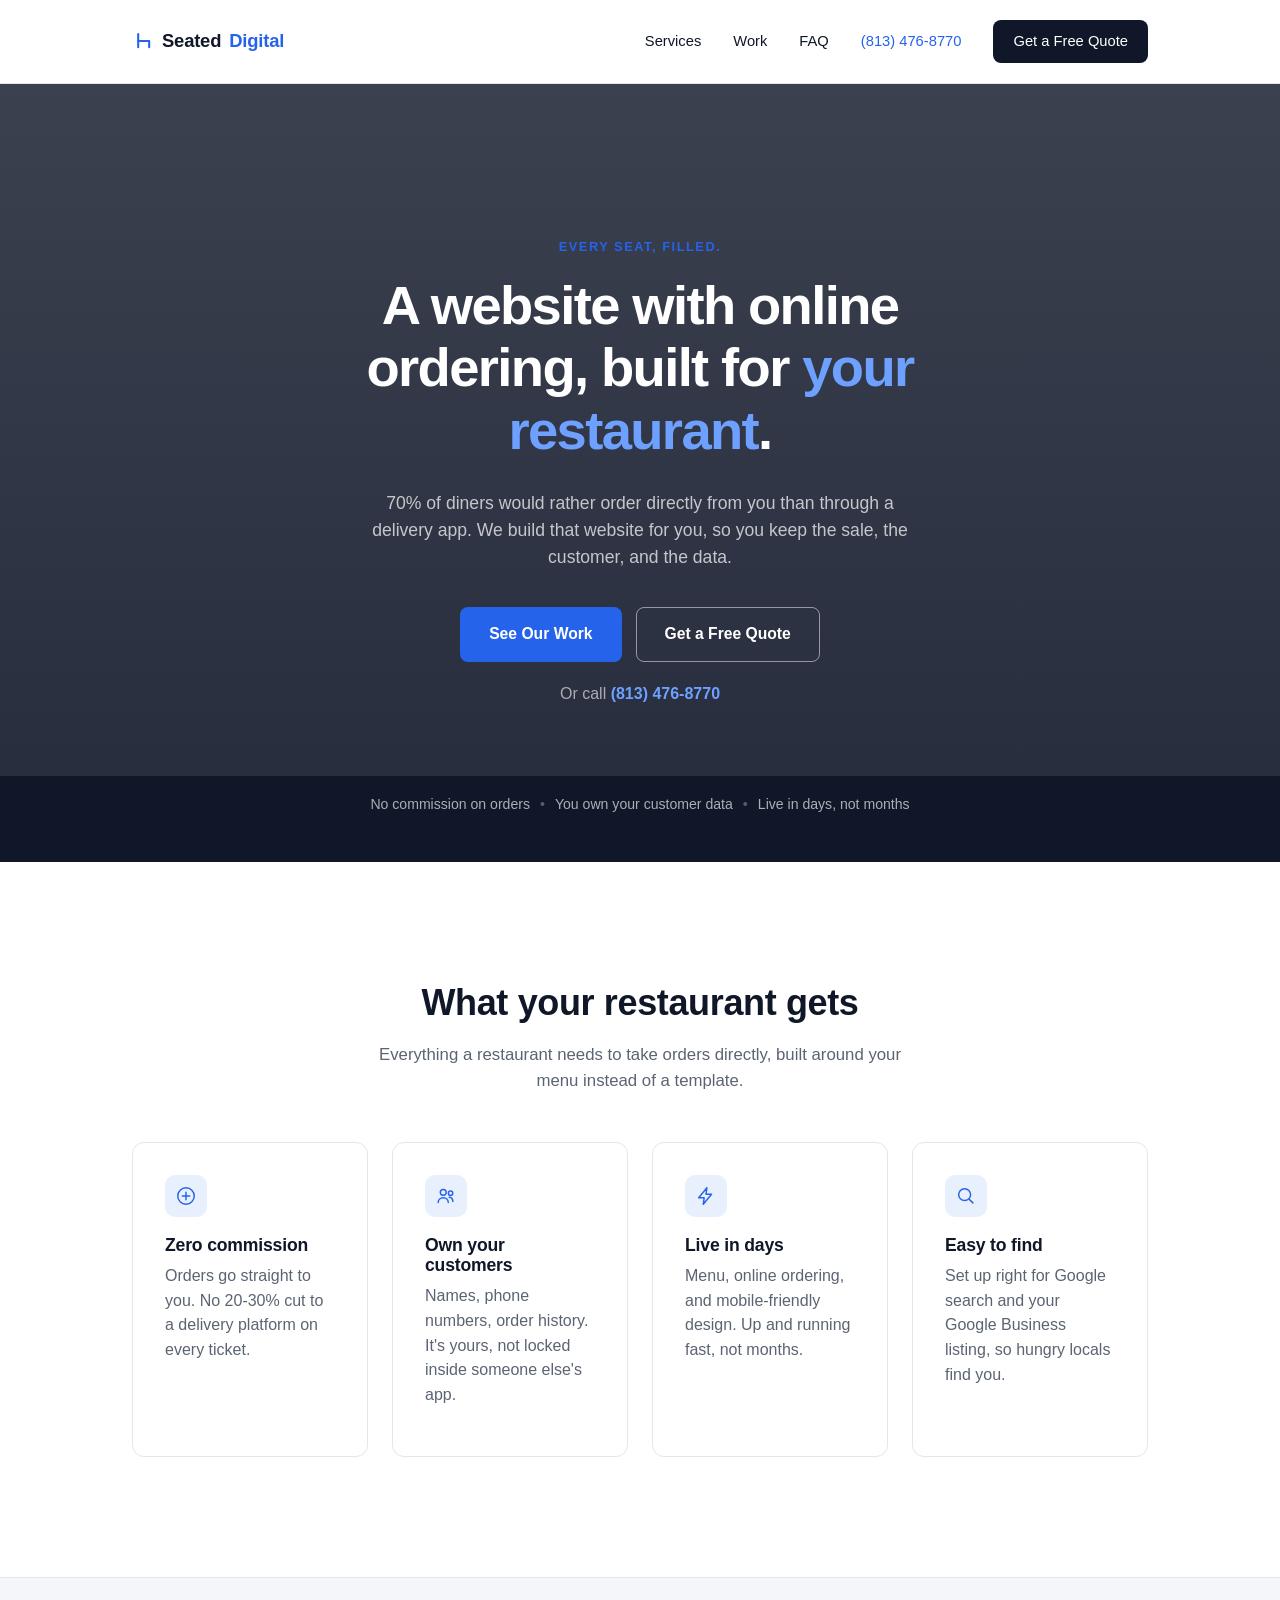
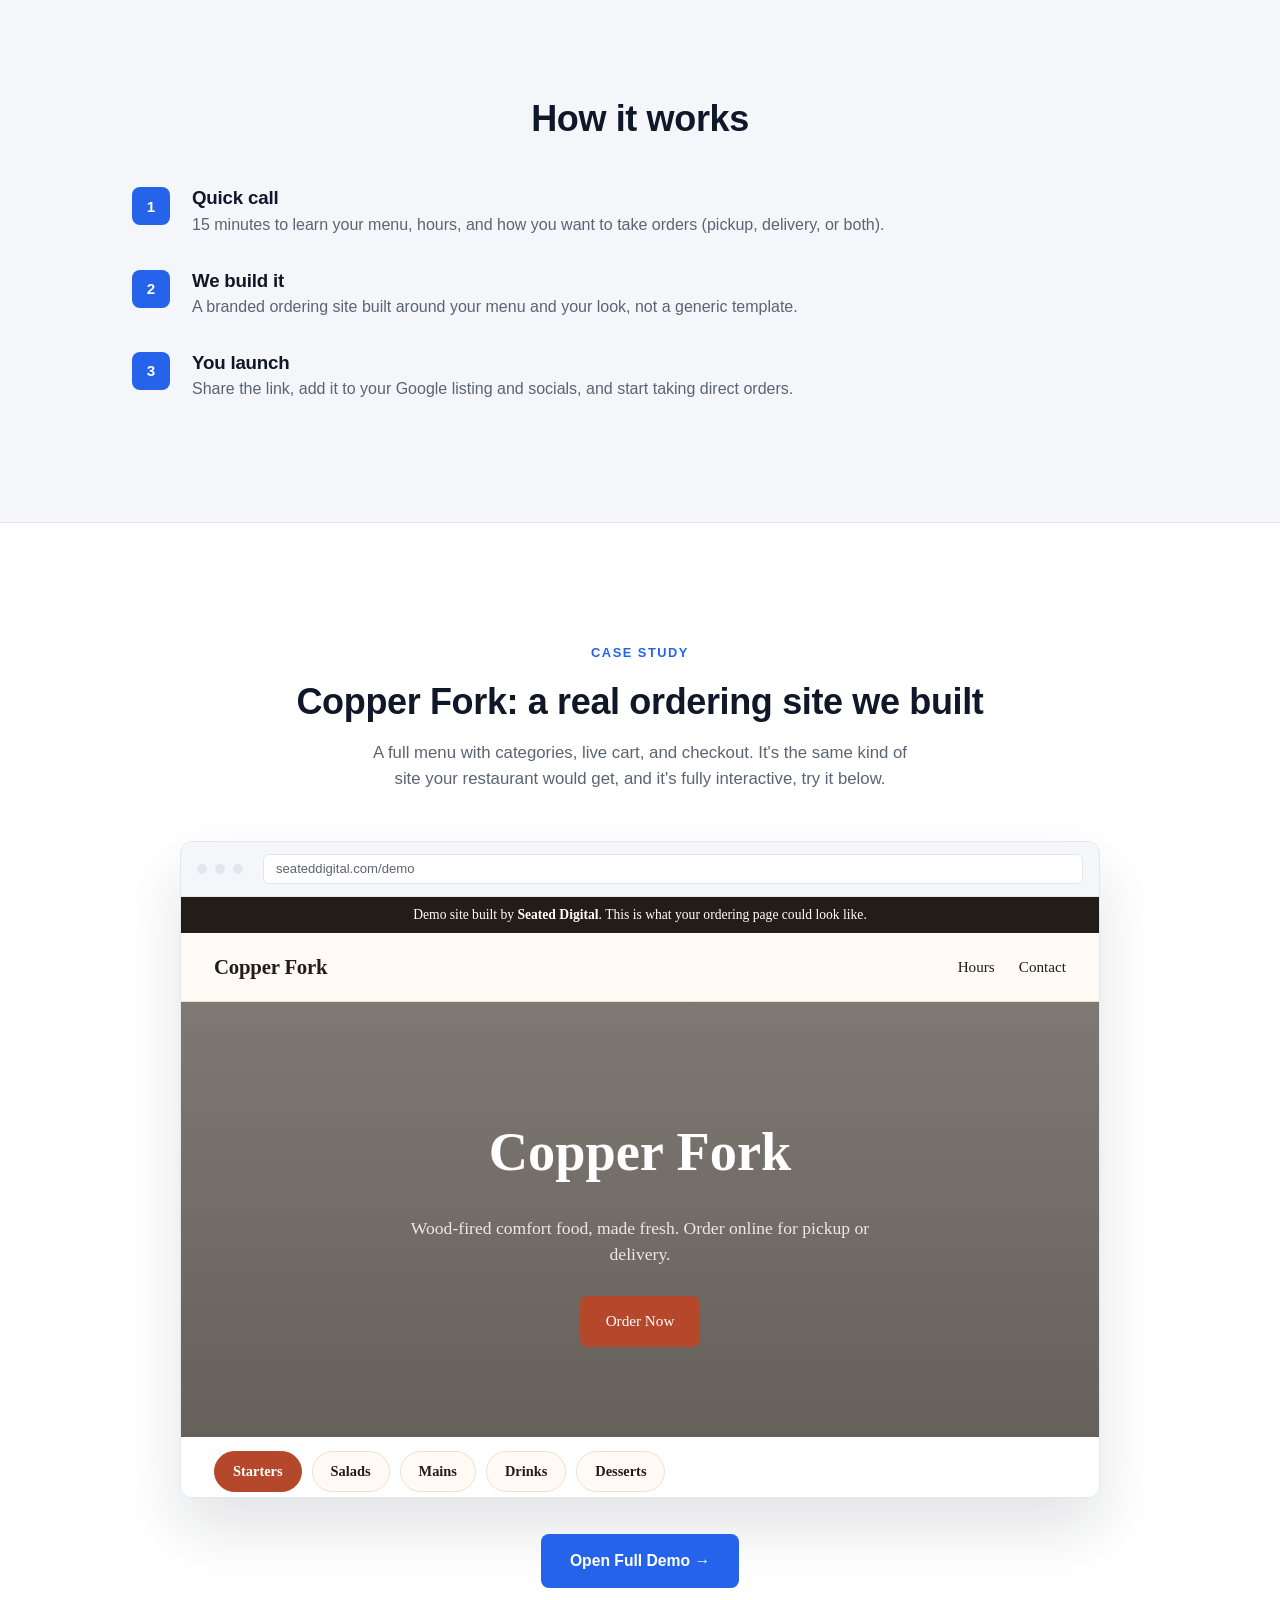
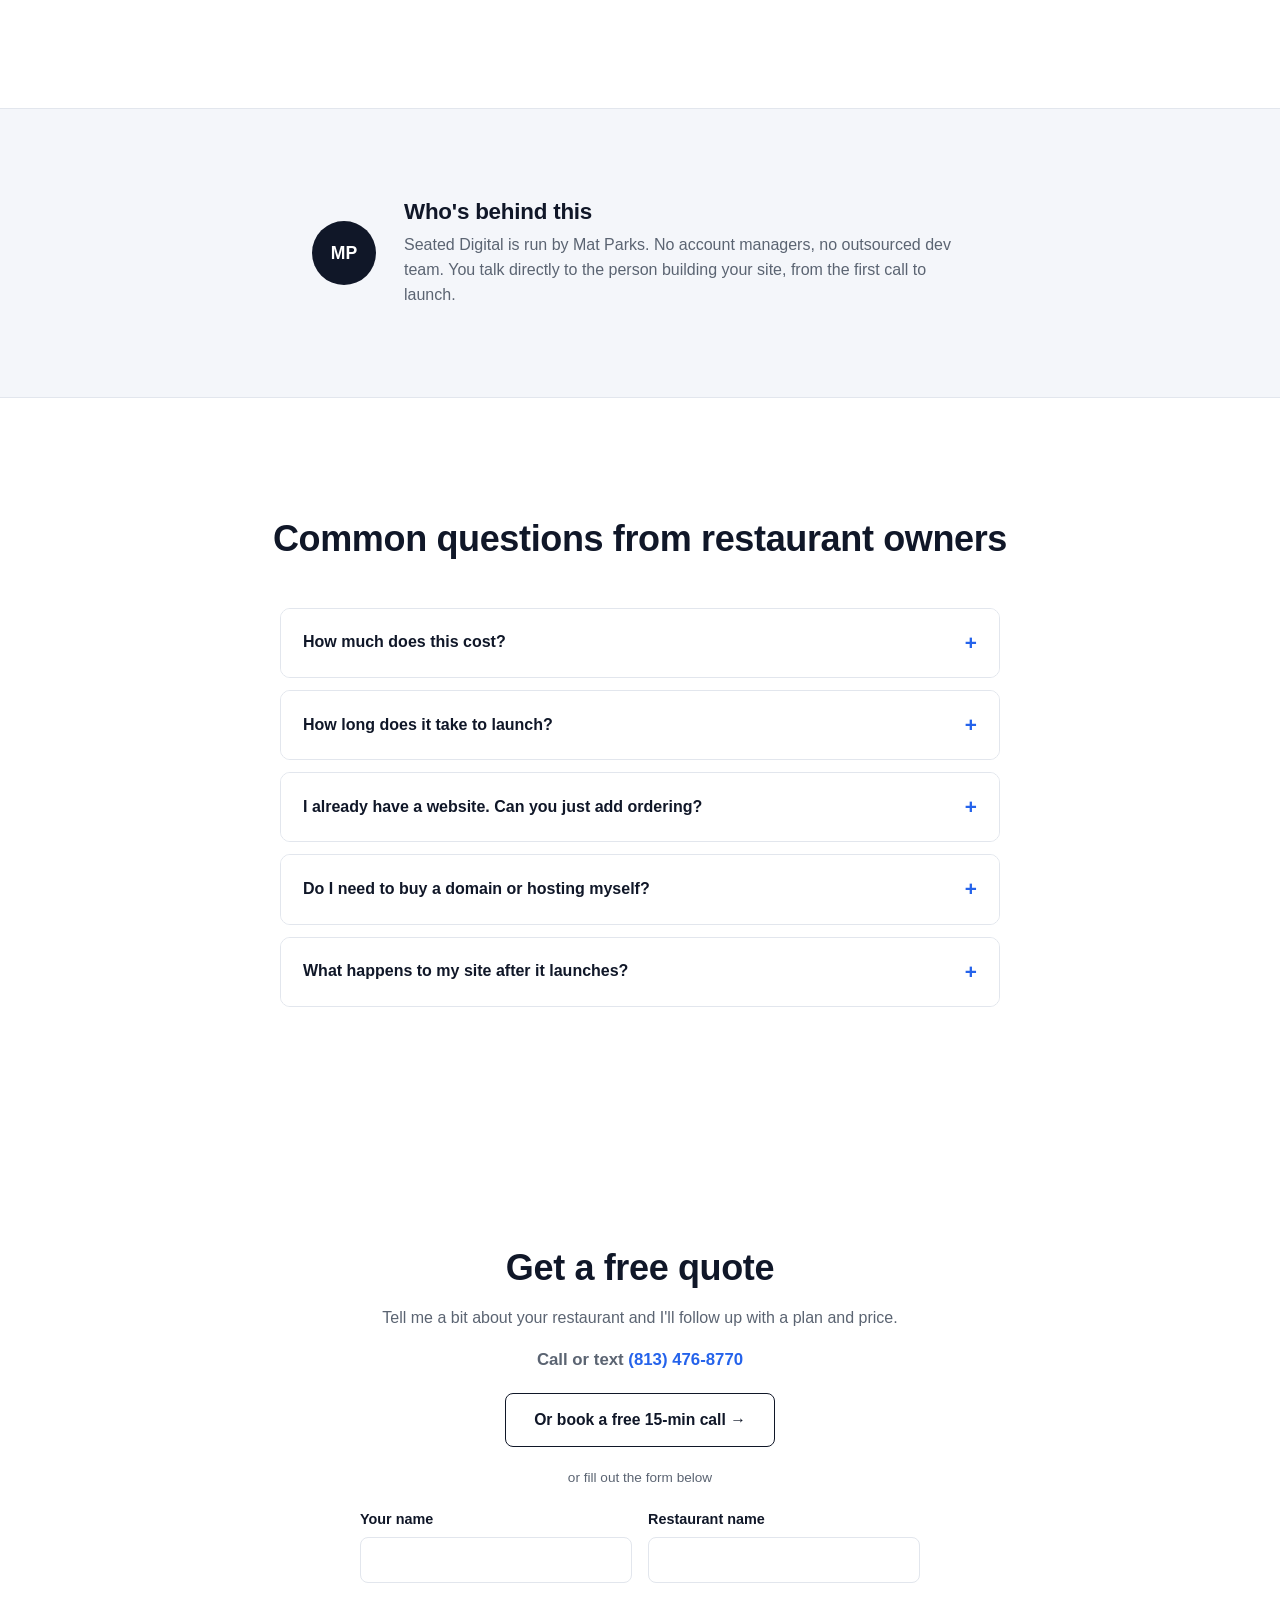
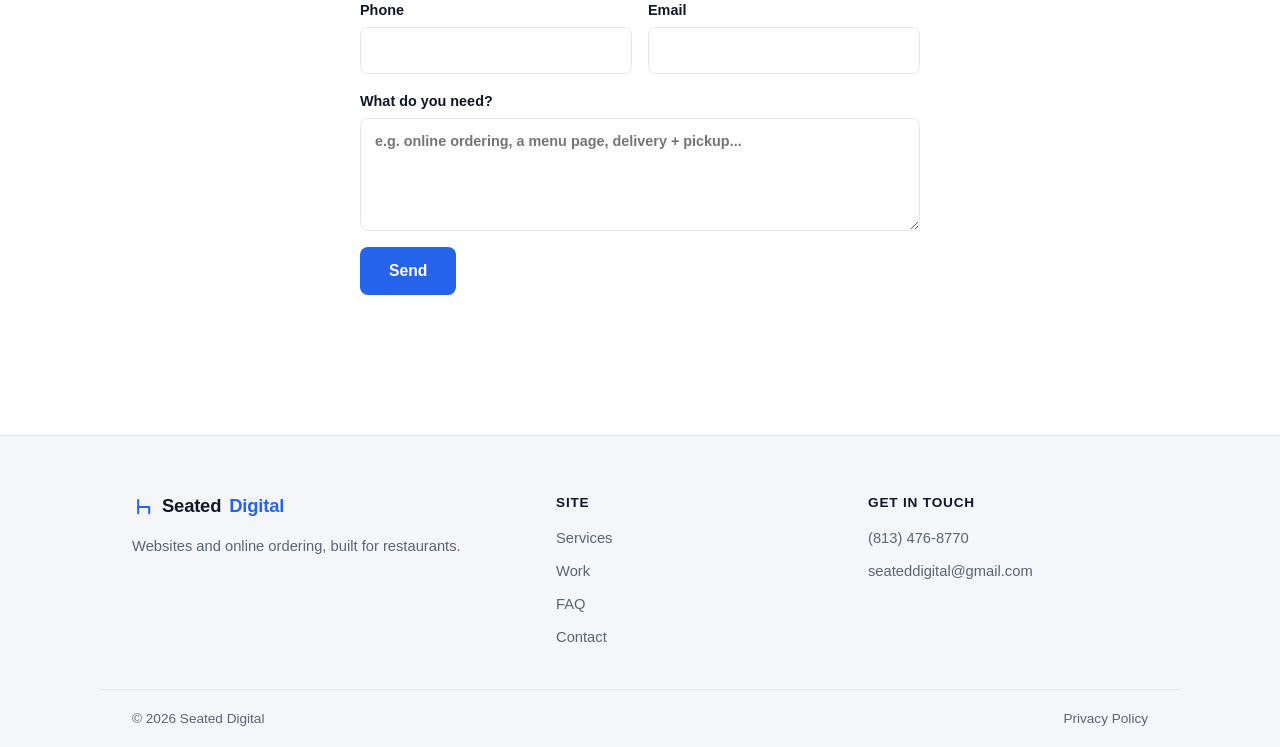
<file: index.html>
<!DOCTYPE html>
<html lang="en">
<head>
<!-- Google tag (gtag.js) -->
<script async src="https://www.googletagmanager.com/gtag/js?id=G-6BT184JYH4"></script>
<script>
  window.dataLayer = window.dataLayer || [];
  function gtag(){dataLayer.push(arguments);}
  gtag('js', new Date());

  gtag('config', 'G-6BT184JYH4');
</script>
<meta charset="UTF-8">
<meta name="viewport" content="width=device-width, initial-scale=1.0">
<title>Seated Digital | Websites & Online Ordering for Restaurants</title>
<meta name="description" content="Websites and online ordering for restaurants. No commission, no middleman, live in days. Free quote from Seated Digital.">

<link rel="icon" type="image/svg+xml" href="assets/favicon.svg">
<link rel="icon" type="image/png" sizes="32x32" href="assets/favicon-32.png">
<link rel="icon" type="image/png" sizes="192x192" href="assets/favicon-192.png">
<link rel="apple-touch-icon" href="assets/apple-touch-icon.png">

<meta property="og:type" content="website">
<meta property="og:url" content="https://seateddigital.com/">
<meta property="og:title" content="Seated Digital | Websites & Online Ordering for Restaurants">
<meta property="og:description" content="No commission, no middleman, live in days. A website that takes orders directly for your restaurant.">
<meta property="og:image" content="https://seateddigital.com/assets/og-image.png">
<meta property="og:image:width" content="1200">
<meta property="og:image:height" content="630">

<meta name="twitter:card" content="summary_large_image">
<meta name="twitter:title" content="Seated Digital | Websites & Online Ordering for Restaurants">
<meta name="twitter:description" content="No commission, no middleman, live in days. A website that takes orders directly for your restaurant.">
<meta name="twitter:image" content="https://seateddigital.com/assets/og-image.png">

<script type="application/ld+json">
{
  "@context": "https://schema.org",
  "@type": "ProfessionalService",
  "name": "Seated Digital",
  "url": "https://seateddigital.com/",
  "telephone": "+18134768770",
  "email": "seateddigital@gmail.com",
  "description": "Websites and online ordering systems built for restaurants. No commission, no middleman, live in days.",
  "founder": {
    "@type": "Person",
    "name": "Mat Parks"
  },
  "serviceType": "Restaurant website design and online ordering systems"
}
</script>

<link rel="stylesheet" href="styles.css">
</head>
<body>

<header class="nav">
  <div class="nav-inner">
    <a href="#top" class="logo"><img src="assets/logo-icon.svg" class="logo-icon" alt="">Seated<span>Digital</span></a>
    <nav>
      <a href="#services">Services</a>
      <a href="#work">Work</a>
      <a href="#faq">FAQ</a>
      <a href="tel:+18134768770" class="nav-phone" data-ga-event="cta_click" data-ga-label="nav_phone">(813) 476-8770</a>
      <a href="#contact" class="nav-cta" data-ga-event="cta_click" data-ga-label="nav_get_quote">Get a Free Quote</a>
    </nav>
  </div>
</header>

<section class="hero" id="top">
  <div class="hero-bg" style="background-image: url('https://images.unsplash.com/photo-1728044849277-9cb3cd94e729?w=1600&q=75&auto=format&fit=crop')"></div>
  <div class="hero-overlay"></div>
  <div class="hero-inner">
    <p class="eyebrow">Every seat, filled.</p>
    <h1>A website with online ordering, built for <em>your restaurant</em>.</h1>
    <p class="subhead">
      70% of diners would rather order directly from you than through a delivery app.
      We build that website for you, so you keep the sale, the customer, and the data.
    </p>
    <div class="hero-actions">
      <a href="#work" class="btn btn-primary" data-ga-event="cta_click" data-ga-label="hero_see_work">See Our Work</a>
      <a href="#contact" class="btn btn-outline" data-ga-event="cta_click" data-ga-label="hero_get_quote">Get a Free Quote</a>
    </div>
    <p class="hero-phone">Or call <a href="tel:+18134768770" data-ga-event="cta_click" data-ga-label="hero_phone">(813) 476-8770</a></p>
  </div>
</section>

<div class="trust-bar">
  <div class="section-inner trust-bar-inner">
    <span>No commission on orders</span>
    <span class="dot">•</span>
    <span>You own your customer data</span>
    <span class="dot">•</span>
    <span>Live in days, not months</span>
  </div>
</div>

<section class="value" id="services">
  <div class="section-inner">
    <h2 class="reveal">What your restaurant gets</h2>
    <p class="section-lede reveal">Everything a restaurant needs to take orders directly, built around your menu instead of a template.</p>
    <div class="cards">
      <div class="card reveal">
        <div class="card-icon">
          <svg viewBox="0 0 24 24" fill="none" stroke="currentColor" stroke-width="1.6"><circle cx="12" cy="12" r="9"/><path d="M8 12h8M12 8v8" stroke-linecap="round"/></svg>
        </div>
        <h3>Zero commission</h3>
        <p>Orders go straight to you. No 20-30% cut to a delivery platform on every ticket.</p>
      </div>
      <div class="card reveal">
        <div class="card-icon">
          <svg viewBox="0 0 24 24" fill="none" stroke="currentColor" stroke-width="1.6"><circle cx="9" cy="8" r="3.2"/><path d="M3.5 19c0-3 2.5-5.2 5.5-5.2s5.5 2.2 5.5 5.2" stroke-linecap="round"/><circle cx="17" cy="9" r="2.4"/><path d="M15.5 13.3c2.3.3 4 2.2 4 4.7" stroke-linecap="round"/></svg>
        </div>
        <h3>Own your customers</h3>
        <p>Names, phone numbers, order history. It's yours, not locked inside someone else's app.</p>
      </div>
      <div class="card reveal">
        <div class="card-icon">
          <svg viewBox="0 0 24 24" fill="none" stroke="currentColor" stroke-width="1.6"><path d="M13 3 4 14h6l-1 7 9-11h-6l1-7Z" stroke-linejoin="round"/></svg>
        </div>
        <h3>Live in days</h3>
        <p>Menu, online ordering, and mobile-friendly design. Up and running fast, not months.</p>
      </div>
      <div class="card reveal">
        <div class="card-icon">
          <svg viewBox="0 0 24 24" fill="none" stroke="currentColor" stroke-width="1.6"><circle cx="10.5" cy="10.5" r="6.5"/><path d="m19.5 19.5-4-4" stroke-linecap="round"/></svg>
        </div>
        <h3>Easy to find</h3>
        <p>Set up right for Google search and your Google Business listing, so hungry locals find you.</p>
      </div>
    </div>
  </div>
</section>

<section class="how" id="how">
  <div class="section-inner">
    <h2 class="reveal">How it works</h2>
    <ol class="steps">
      <li class="reveal">
        <span class="step-num">1</span>
        <div>
          <h3>Quick call</h3>
          <p>15 minutes to learn your menu, hours, and how you want to take orders (pickup, delivery, or both).</p>
        </div>
      </li>
      <li class="reveal">
        <span class="step-num">2</span>
        <div>
          <h3>We build it</h3>
          <p>A branded ordering site built around your menu and your look, not a generic template.</p>
        </div>
      </li>
      <li class="reveal">
        <span class="step-num">3</span>
        <div>
          <h3>You launch</h3>
          <p>Share the link, add it to your Google listing and socials, and start taking direct orders.</p>
        </div>
      </li>
    </ol>
  </div>
</section>

<section class="work" id="work">
  <div class="section-inner">
    <p class="eyebrow eyebrow-dark reveal">Case study</p>
    <h2 class="reveal">Copper Fork: a real ordering site we built</h2>
    <p class="section-lede reveal">
      A full menu with categories, live cart, and checkout. It's the same kind of site
      your restaurant would get, and it's fully interactive, try it below.
    </p>
    <div class="browser-frame reveal">
      <div class="browser-bar">
        <span class="browser-dot"></span>
        <span class="browser-dot"></span>
        <span class="browser-dot"></span>
        <span class="browser-url">seateddigital.com/demo</span>
      </div>
      <iframe class="browser-frame-iframe" src="demo/index.html" title="Copper Fork live demo" loading="lazy"></iframe>
    </div>
    <div class="work-actions reveal">
      <a href="demo/index.html" class="btn btn-primary" target="_blank" rel="noopener" data-ga-event="cta_click" data-ga-label="work_open_demo">Open Full Demo →</a>
    </div>
  </div>
</section>

<section class="about">
  <div class="section-inner about-inner reveal">
    <div class="about-avatar">MP</div>
    <div>
      <h2>Who's behind this</h2>
      <p>
        Seated Digital is run by Mat Parks. No account managers, no outsourced dev team.
        You talk directly to the person building your site, from the first call to launch.
      </p>
    </div>
  </div>
</section>

<section class="faq" id="faq">
  <div class="section-inner">
    <h2 class="reveal">Common questions from restaurant owners</h2>
    <div class="faq-list">
      <div class="faq-item reveal">
        <button class="faq-question">
          <span>How much does this cost?</span>
          <span class="faq-icon">+</span>
        </button>
        <div class="faq-answer">
          <p>It depends on your menu size and what you need (pickup only vs. pickup + delivery, etc.). Book a free call and you'll get a straight price before any work starts, with no surprise invoices.</p>
        </div>
      </div>
      <div class="faq-item reveal">
        <button class="faq-question">
          <span>How long does it take to launch?</span>
          <span class="faq-icon">+</span>
        </button>
        <div class="faq-answer">
          <p>Most sites are ready within a few days of our call, depending on how quickly I get your menu and photos.</p>
        </div>
      </div>
      <div class="faq-item reveal">
        <button class="faq-question">
          <span>I already have a website. Can you just add ordering?</span>
          <span class="faq-icon">+</span>
        </button>
        <div class="faq-answer">
          <p>Yes, I can add direct ordering to an existing site, or build a fresh one if your current site needs a refresh anyway.</p>
        </div>
      </div>
      <div class="faq-item reveal">
        <button class="faq-question">
          <span>Do I need to buy a domain or hosting myself?</span>
          <span class="faq-icon">+</span>
        </button>
        <div class="faq-answer">
          <p>If you already own a domain, I connect it. If not, I'll walk you through buying one. It's usually about $12 to $20 per year, and it stays in your name, not mine.</p>
        </div>
      </div>
      <div class="faq-item reveal">
        <button class="faq-question">
          <span>What happens to my site after it launches?</span>
          <span class="faq-icon">+</span>
        </button>
        <div class="faq-answer">
          <p>It's yours. I'm available for updates (new menu items, seasonal changes) whenever you need them.</p>
        </div>
      </div>
    </div>
  </div>
</section>

<section class="contact" id="contact">
  <div class="section-inner contact-inner reveal">
    <h2>Get a free quote</h2>
    <p>Tell me a bit about your restaurant and I'll follow up with a plan and price.</p>
    <p class="contact-phone">Call or text <a href="tel:+18134768770" data-ga-event="cta_click" data-ga-label="contact_phone">(813) 476-8770</a></p>
    <a href="https://calendly.com/seateddigital/30min" class="btn btn-outline calendly-btn" target="_blank" rel="noopener" data-ga-event="cta_click" data-ga-label="contact_calendly">
      Or book a free 15-min call →
    </a>
    <p class="contact-divider">or fill out the form below</p>
    <form name="contact" method="POST" data-netlify="true" netlify-honeypot="bot-field" action="/thank-you.html">
      <input type="hidden" name="form-name" value="contact">
      <p class="visually-hidden"><label>Don't fill this out if you're human: <input name="bot-field"></label></p>
      <div class="form-row">
        <label>Your name
          <input type="text" name="name" required>
        </label>
        <label>Restaurant name
          <input type="text" name="restaurant" required>
        </label>
      </div>
      <div class="form-row">
        <label>Phone
          <input type="tel" name="phone">
        </label>
        <label>Email
          <input type="email" name="email" required>
        </label>
      </div>
      <label>What do you need?
        <textarea name="message" rows="4" placeholder="e.g. online ordering, a menu page, delivery + pickup..."></textarea>
      </label>
      <button type="submit" class="btn btn-primary">Send</button>
    </form>
  </div>
</section>

<footer class="footer">
  <div class="section-inner footer-inner">
    <div class="footer-brand">
      <a href="#top" class="logo"><img src="assets/logo-icon.svg" class="logo-icon" alt="">Seated<span>Digital</span></a>
      <p>Websites and online ordering, built for restaurants.</p>
    </div>
    <div class="footer-col">
      <h4>Site</h4>
      <a href="#services">Services</a>
      <a href="#work">Work</a>
      <a href="#faq">FAQ</a>
      <a href="#contact">Contact</a>
    </div>
    <div class="footer-col">
      <h4>Get in touch</h4>
      <a href="tel:+18134768770">(813) 476-8770</a>
      <a href="mailto:seateddigital@gmail.com">seateddigital@gmail.com</a>
    </div>
  </div>
  <div class="section-inner footer-bottom">
    <span>© 2026 Seated Digital</span>
    <a href="/privacy.html">Privacy Policy</a>
  </div>
</footer>

<script src="script.js"></script>
</body>
</html>
</file>
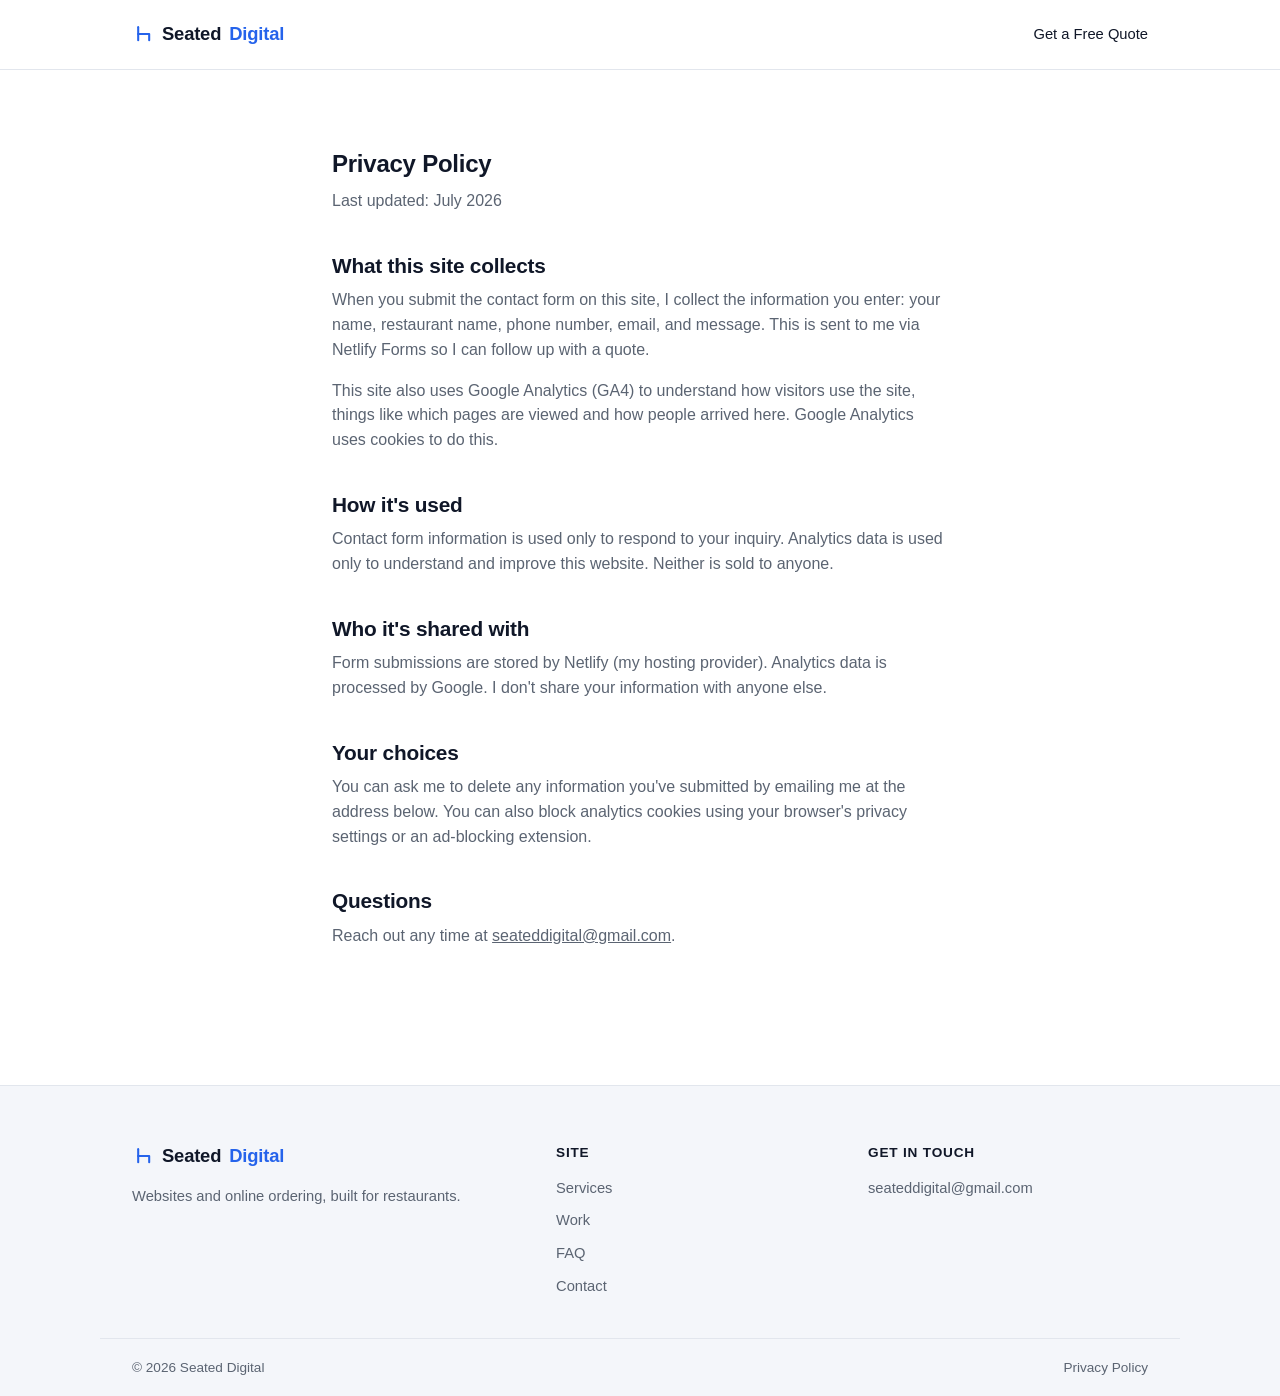
<file: privacy.html>
<!DOCTYPE html>
<html lang="en">
<head>
<!-- Google tag (gtag.js) -->
<script async src="https://www.googletagmanager.com/gtag/js?id=G-6BT184JYH4"></script>
<script>
  window.dataLayer = window.dataLayer || [];
  function gtag(){dataLayer.push(arguments);}
  gtag('js', new Date());

  gtag('config', 'G-6BT184JYH4');
</script>
<meta charset="UTF-8">
<meta name="viewport" content="width=device-width, initial-scale=1.0">
<title>Privacy Policy | Seated Digital</title>
<meta name="description" content="How Seated Digital collects and uses information from this website.">
<link rel="icon" type="image/svg+xml" href="assets/favicon.svg">
<link rel="stylesheet" href="styles.css">
</head>
<body>

<header class="nav">
  <div class="nav-inner">
    <a href="/" class="logo"><img src="assets/logo-icon.svg" class="logo-icon" alt="">Seated<span>Digital</span></a>
    <nav>
      <a href="/#contact">Get a Free Quote</a>
    </nav>
  </div>
</header>

<section class="legal">
  <div class="section-inner legal-inner">
    <h1>Privacy Policy</h1>
    <p class="legal-updated">Last updated: July 2026</p>

    <h2>What this site collects</h2>
    <p>
      When you submit the contact form on this site, I collect the information you enter:
      your name, restaurant name, phone number, email, and message. This is sent to me via
      Netlify Forms so I can follow up with a quote.
    </p>
    <p>
      This site also uses Google Analytics (GA4) to understand how visitors use the site,
      things like which pages are viewed and how people arrived here. Google Analytics uses
      cookies to do this.
    </p>

    <h2>How it's used</h2>
    <p>
      Contact form information is used only to respond to your inquiry. Analytics data is used
      only to understand and improve this website. Neither is sold to anyone.
    </p>

    <h2>Who it's shared with</h2>
    <p>
      Form submissions are stored by Netlify (my hosting provider). Analytics data is processed
      by Google. I don't share your information with anyone else.
    </p>

    <h2>Your choices</h2>
    <p>
      You can ask me to delete any information you've submitted by emailing me at the address
      below. You can also block analytics cookies using your browser's privacy settings or an
      ad-blocking extension.
    </p>

    <h2>Questions</h2>
    <p>
      Reach out any time at <a href="mailto:seateddigital@gmail.com">seateddigital@gmail.com</a>.
    </p>
  </div>
</section>

<footer class="footer">
  <div class="section-inner footer-inner">
    <div class="footer-brand">
      <a href="/" class="logo"><img src="assets/logo-icon.svg" class="logo-icon" alt="">Seated<span>Digital</span></a>
      <p>Websites and online ordering, built for restaurants.</p>
    </div>
    <div class="footer-col">
      <h4>Site</h4>
      <a href="/#services">Services</a>
      <a href="/#work">Work</a>
      <a href="/#faq">FAQ</a>
      <a href="/#contact">Contact</a>
    </div>
    <div class="footer-col">
      <h4>Get in touch</h4>
      <a href="mailto:seateddigital@gmail.com">seateddigital@gmail.com</a>
    </div>
  </div>
  <div class="section-inner footer-bottom">
    <span>© 2026 Seated Digital</span>
    <a href="/privacy.html">Privacy Policy</a>
  </div>
</footer>

</body>
</html>
</file>
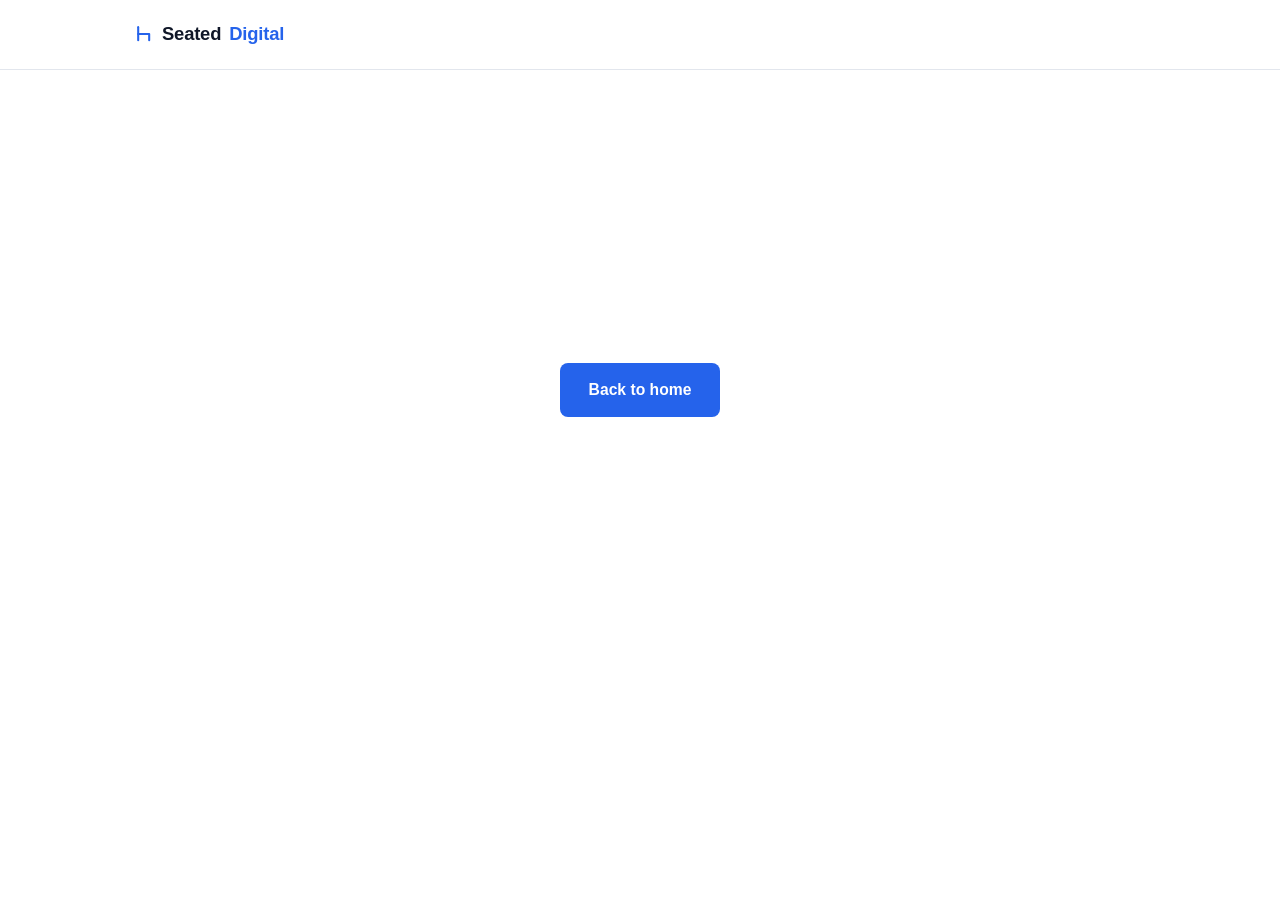
<file: thank-you.html>
<!DOCTYPE html>
<html lang="en">
<head>
<!-- Google tag (gtag.js) -->
<script async src="https://www.googletagmanager.com/gtag/js?id=G-6BT184JYH4"></script>
<script>
  window.dataLayer = window.dataLayer || [];
  function gtag(){dataLayer.push(arguments);}
  gtag('js', new Date());

  gtag('config', 'G-6BT184JYH4');
  gtag('event', 'generate_lead', { event_label: 'contact_form_submitted' });
</script>
<meta charset="UTF-8">
<meta name="viewport" content="width=device-width, initial-scale=1.0">
<title>Thanks | Seated Digital</title>
<meta name="robots" content="noindex, nofollow">
<link rel="icon" type="image/svg+xml" href="assets/favicon.svg">
<link rel="stylesheet" href="styles.css">
</head>
<body>

<header class="nav">
  <div class="nav-inner">
    <a href="/" class="logo"><img src="assets/logo-icon.svg" class="logo-icon" alt="">Seated<span>Digital</span></a>
  </div>
</header>

<section class="hero" style="padding: 140px 24px;">
  <div class="hero-inner">
    <h1>Thanks, got it!</h1>
    <p class="subhead">I'll follow up shortly with a plan and price. Talk soon.</p>
    <a href="/" class="btn btn-primary">Back to home</a>
  </div>
</section>

</body>
</html>
</file>
<file: styles.css>
:root {
  --ink: #101728;
  --paper: #ffffff;
  --surface: #f4f6fa;
  --accent: #2563eb;
  --accent-dark: #1d4ed8;
  --line: #e2e6ed;
  --muted: #5b6472;
  font-family: -apple-system, BlinkMacSystemFont, "Segoe UI", Inter, Roboto, sans-serif;
}

* { box-sizing: border-box; }

html { scroll-behavior: smooth; }

body {
  margin: 0;
  color: var(--ink);
  background: var(--paper);
  line-height: 1.55;
}

h1, h2, h3 { line-height: 1.15; margin: 0 0 0.5em; letter-spacing: -0.01em; }
p { margin: 0 0 1em; color: var(--muted); }
a { color: inherit; }

.section-inner {
  max-width: 1080px;
  margin: 0 auto;
  padding: 0 32px;
}
.section-lede {
  max-width: 560px;
  margin: 0 auto 8px;
  text-align: center;
  font-size: 1.05rem;
}

/* Scroll-reveal */
.reveal {
  opacity: 0;
  transform: translateY(24px);
  transition: opacity 0.7s cubic-bezier(0.16,1,0.3,1), transform 0.7s cubic-bezier(0.16,1,0.3,1);
}
.reveal.in-view { opacity: 1; transform: translateY(0); }
@media (prefers-reduced-motion: reduce) {
  .reveal { opacity: 1; transform: none; transition: none; }
}

/* Nav */
.nav {
  position: sticky;
  top: 0;
  background: rgba(255,255,255,0.96);
  border-bottom: 1px solid var(--line);
  z-index: 10;
  transition: box-shadow 0.3s ease;
}
.nav.scrolled { box-shadow: 0 4px 16px rgba(16,23,40,0.05); }
.nav-inner {
  max-width: 1080px;
  margin: 0 auto;
  padding: 20px 32px;
  display: flex;
  align-items: center;
  justify-content: space-between;
}
.nav-inner a.logo, .footer a.logo {
  display: inline-flex;
  align-items: center;
  gap: 8px;
  font-weight: 700;
  font-size: 1.15rem;
  letter-spacing: -0.01em;
  text-decoration: none;
  color: var(--ink);
}
.logo span { color: var(--accent); }
.logo-icon { width: 22px; height: 22px; flex-shrink: 0; }
.nav nav { display: flex; align-items: center; gap: 32px; }
.nav a { text-decoration: none; font-size: 0.92rem; font-weight: 500; color: var(--ink); position: relative; }
.nav nav a:not(.nav-cta)::after {
  content: "";
  position: absolute;
  left: 0; bottom: -4px;
  width: 100%; height: 1px;
  background: var(--ink);
  transform: scaleX(0);
  transform-origin: right;
  transition: transform 0.3s ease;
}
.nav nav a:not(.nav-cta):hover::after { transform: scaleX(1); transform-origin: left; }
.nav-cta {
  background: var(--ink);
  color: white !important;
  padding: 10px 20px;
  border-radius: 8px;
  font-weight: 600;
  transition: background 0.25s ease, transform 0.25s ease;
  display: inline-block;
}
.nav-cta:hover { background: var(--accent); transform: translateY(-1px); }
.nav-phone { font-weight: 700; color: var(--accent) !important; }
.nav-phone:hover { color: var(--accent-dark) !important; }

/* Hero: single static photo, dark overlay */
.hero {
  position: relative;
  padding: 150px 32px 70px;
  text-align: center;
  overflow: hidden;
}
.hero-bg {
  position: absolute;
  inset: 0;
  background-size: cover;
  background-position: center;
  animation: kenburns 18s ease-in-out infinite alternate;
}
@keyframes kenburns {
  from { transform: scale(1); }
  to { transform: scale(1.08); }
}
.hero-overlay {
  position: absolute;
  inset: 0;
  background: linear-gradient(180deg, rgba(16,23,40,0.82), rgba(16,23,40,0.9));
}
.hero-inner { max-width: 700px; margin: 0 auto; position: relative; z-index: 2; }
.eyebrow {
  display: inline-block;
  font-weight: 600;
  font-size: 0.8rem;
  letter-spacing: 0.12em;
  text-transform: uppercase;
  color: var(--accent);
  margin-bottom: 18px;
}
.eyebrow-dark { color: var(--accent); }
.hero h1 {
  font-size: clamp(2.2rem, 5.5vw, 3.4rem);
  letter-spacing: -0.03em;
  color: white;
}
.hero h1 em { font-style: normal; color: #6ea1ff; }
.subhead {
  font-size: 1.1rem;
  max-width: 560px;
  margin: 22px auto 36px;
  color: rgba(255,255,255,0.72);
}
.hero-actions { display: flex; gap: 14px; justify-content: center; flex-wrap: wrap; }
.hero-phone { margin: 20px 0 0; font-size: 1rem; color: rgba(255,255,255,0.6); }
.hero-phone a { color: #6ea1ff; font-weight: 700; text-decoration: none; }
.hero-phone a:hover { text-decoration: underline; }

/* Trust bar */
.trust-bar { background: var(--ink); padding: 18px 0 46px; }
.trust-bar-inner {
  display: flex;
  justify-content: center;
  flex-wrap: wrap;
  gap: 10px;
  text-align: center;
  font-size: 0.88rem;
  color: rgba(255,255,255,0.65);
  font-weight: 500;
}
.trust-bar .dot { color: rgba(255,255,255,0.3); }

.btn {
  display: inline-block;
  padding: 14px 28px;
  border-radius: 8px;
  font-weight: 600;
  text-decoration: none;
  font-size: 0.98rem;
  border: 1px solid transparent;
  cursor: pointer;
  transition: transform 0.25s cubic-bezier(0.16,1,0.3,1), box-shadow 0.25s cubic-bezier(0.16,1,0.3,1), background 0.2s ease, color 0.2s ease, border-color 0.2s ease;
}
.btn-primary { background: var(--accent); color: white; }
.btn-primary:hover {
  background: var(--accent-dark);
  transform: translateY(-2px);
  box-shadow: 0 10px 24px rgba(37, 99, 235, 0.3);
}
.btn-outline { border-color: var(--ink); color: var(--ink); }
.btn-outline:hover { background: var(--ink); color: white; transform: translateY(-2px); }
.hero .btn-outline { border-color: rgba(255,255,255,0.5); color: white; }
.hero .btn-outline:hover { background: white; color: var(--ink); border-color: white; }

/* Value cards */
.value { padding: 120px 0; }
.value h2, .how h2, .work h2, .faq h2, .contact h2 { text-align: center; font-size: 2.25rem; }
.cards {
  display: grid;
  grid-template-columns: repeat(auto-fit, minmax(230px, 1fr));
  gap: 24px;
  margin-top: 48px;
}
.card {
  background: var(--paper);
  border: 1px solid var(--line);
  border-radius: 12px;
  padding: 32px;
  transition: transform 0.35s cubic-bezier(0.16,1,0.3,1), box-shadow 0.35s cubic-bezier(0.16,1,0.3,1), border-color 0.3s ease;
}
.card:hover {
  transform: translateY(-6px);
  box-shadow: 0 20px 40px rgba(16,23,40,0.08);
  border-color: rgba(37,99,235,0.3);
}
.card-icon {
  width: 42px; height: 42px;
  border-radius: 10px;
  background: rgba(37,99,235,0.1);
  color: var(--accent);
  display: flex; align-items: center; justify-content: center;
  margin-bottom: 18px;
}
.card-icon svg { width: 22px; height: 22px; }
.card h3 { color: var(--ink); font-size: 1.1rem; }

.visually-hidden {
  position: absolute;
  width: 1px; height: 1px;
  overflow: hidden;
  clip: rect(0 0 0 0);
  white-space: nowrap;
}

/* How it works */
.how {
  padding: 120px 0;
  background: var(--surface);
  color: var(--ink);
  border-top: 1px solid var(--line);
  border-bottom: 1px solid var(--line);
}
.steps { list-style: none; margin: 48px 0 0; padding: 0; display: grid; gap: 32px; }
.steps li {
  display: flex; gap: 22px; align-items: flex-start;
  transition: transform 0.4s cubic-bezier(0.16,1,0.3,1);
}
.steps li:hover { transform: translateX(6px); }
.step-num {
  flex-shrink: 0;
  width: 38px; height: 38px;
  border-radius: 8px;
  background: var(--accent);
  color: white;
  display: flex; align-items: center; justify-content: center;
  font-weight: 700;
  font-size: 0.95rem;
  transition: transform 0.35s cubic-bezier(0.16,1,0.3,1);
}
.steps li:hover .step-num { transform: scale(1.08); }
.steps h3 { margin-bottom: 4px; color: var(--ink); }
.steps p { margin: 0; color: var(--muted); }

/* Work / case study */
.work { padding: 120px 0; text-align: center; }
.work .eyebrow-dark { display: block; }
.browser-frame {
  margin: 48px auto 0;
  max-width: 920px;
  border-radius: 12px;
  overflow: hidden;
  border: 1px solid var(--line);
  box-shadow: 0 30px 60px rgba(16,23,40,0.12);
  background: var(--paper);
}
.browser-bar {
  display: flex;
  align-items: center;
  gap: 8px;
  padding: 12px 16px;
  background: var(--surface);
  border-bottom: 1px solid var(--line);
}
.browser-dot { width: 10px; height: 10px; border-radius: 50%; background: var(--line); }
.browser-url {
  margin-left: 12px;
  font-size: 0.82rem;
  color: var(--muted);
  background: var(--paper);
  border: 1px solid var(--line);
  border-radius: 6px;
  padding: 4px 12px;
  flex: 1;
  text-align: left;
}
.browser-frame-iframe {
  width: 100%;
  height: 600px;
  border: none;
  display: block;
}
.work-actions { margin-top: 36px; }

/* About */
.about { padding: 90px 0; background: var(--surface); border-top: 1px solid var(--line); border-bottom: 1px solid var(--line); }
.about-inner {
  display: flex;
  align-items: center;
  gap: 28px;
  max-width: 720px;
}
.about-avatar {
  flex-shrink: 0;
  width: 64px; height: 64px;
  border-radius: 50%;
  background: var(--ink);
  color: white;
  display: flex; align-items: center; justify-content: center;
  font-weight: 700;
  font-size: 1.1rem;
}
.about h2 { font-size: 1.4rem; margin-bottom: 8px; }
.about p { margin: 0; }

/* FAQ */
.faq { padding: 120px 0; }
.faq-list { max-width: 720px; margin: 48px auto 0; display: grid; gap: 12px; }
.faq-item { border: 1px solid var(--line); border-radius: 10px; overflow: hidden; }
.faq-question {
  width: 100%;
  display: flex;
  align-items: center;
  justify-content: space-between;
  gap: 16px;
  padding: 18px 22px;
  background: var(--paper);
  border: none;
  text-align: left;
  font: inherit;
  font-weight: 600;
  font-size: 1rem;
  color: var(--ink);
  cursor: pointer;
}
.faq-icon {
  flex-shrink: 0;
  font-size: 1.3rem;
  color: var(--accent);
  transition: transform 0.25s ease;
}
.faq-item.open .faq-icon { transform: rotate(45deg); }
.faq-answer {
  max-height: 0;
  overflow: hidden;
  transition: max-height 0.3s ease;
  background: var(--paper);
}
.faq-answer p { padding: 0 22px 20px; margin: 0; }
.faq-item.open .faq-answer { max-height: 220px; }

/* Contact */
.contact { padding: 120px 0 140px; background: var(--paper); }
.contact-inner { text-align: center; }
.contact-phone { font-size: 1.05rem; font-weight: 600; margin: 4px 0 0; }
.contact-phone a { color: var(--accent); text-decoration: none; }
.contact-phone a:hover { color: var(--accent-dark); text-decoration: underline; }
.calendly-btn { margin-top: 20px; }
.contact-divider { margin: 20px 0 0; font-size: 0.85rem; color: var(--muted); }
.contact form { text-align: left; max-width: 560px; margin: 20px auto 0; display: grid; gap: 16px; }
.form-row { display: grid; grid-template-columns: 1fr 1fr; gap: 16px; }
label { display: flex; flex-direction: column; gap: 6px; font-size: 0.9rem; font-weight: 600; color: var(--ink); }
input, textarea {
  font: inherit;
  padding: 11px 14px;
  border: 1px solid var(--line);
  border-radius: 8px;
  background: var(--paper);
  transition: border-color 0.2s ease, box-shadow 0.2s ease;
}
input:focus, textarea:focus {
  outline: none;
  border-color: var(--accent);
  box-shadow: 0 0 0 3px rgba(37,99,235,0.14);
}
.contact .btn { justify-self: start; }

/* Footer */
.footer { padding: 56px 0 0; background: var(--surface); border-top: 1px solid var(--line); }
.footer-inner {
  display: grid;
  grid-template-columns: 1.4fr 1fr 1fr;
  gap: 32px;
  padding-bottom: 40px;
}
.footer-brand p { margin-top: 10px; font-size: 0.92rem; }
.footer-col { display: flex; flex-direction: column; gap: 10px; }
.footer-col h4 { font-size: 0.85rem; text-transform: uppercase; letter-spacing: 0.06em; color: var(--ink); margin: 0 0 4px; }
.footer-col a { text-decoration: none; color: var(--muted); font-size: 0.92rem; transition: color 0.2s ease; }
.footer-col a:hover { color: var(--accent); }
.footer-bottom {
  border-top: 1px solid var(--line);
  padding: 18px 32px;
  font-size: 0.85rem;
  color: var(--muted);
  display: flex;
  justify-content: space-between;
  flex-wrap: wrap;
  gap: 8px;
}
.footer-bottom a { text-decoration: none; color: var(--muted); transition: color 0.2s ease; }
.footer-bottom a:hover { color: var(--accent); }

/* Legal pages */
.legal { padding: 80px 0 120px; }
.legal-inner { max-width: 680px; }
.legal-updated { font-size: 0.9rem; color: var(--muted); margin-bottom: 40px; }
.legal h2 { font-size: 1.3rem; margin-top: 40px; }
.legal p { font-size: 1rem; }

/* Between mobile and full desktop, the nav has too many items to fit on one line */
@media (max-width: 900px) {
  .nav nav a:not(.nav-cta) { display: none; }
}

@media (max-width: 720px) {
  .nav-inner { padding: 14px 20px; }
  .nav-inner a.logo { font-size: 1rem; gap: 6px; }
  .logo-icon { width: 18px; height: 18px; }
  .nav-cta { padding: 8px 14px; font-size: 0.85rem; }
  .nav nav { gap: 14px; }
  .form-row { grid-template-columns: 1fr; }
  .hero { padding: 110px 24px 60px; }
  .value, .how, .work, .faq { padding: 80px 0; }
  .about { padding: 60px 0; }
  .about-inner { flex-direction: column; text-align: center; }
  .contact { padding: 80px 0 100px; }
  .footer-inner { grid-template-columns: 1fr; }
  .browser-frame-iframe { height: 480px; }
}
</file>
